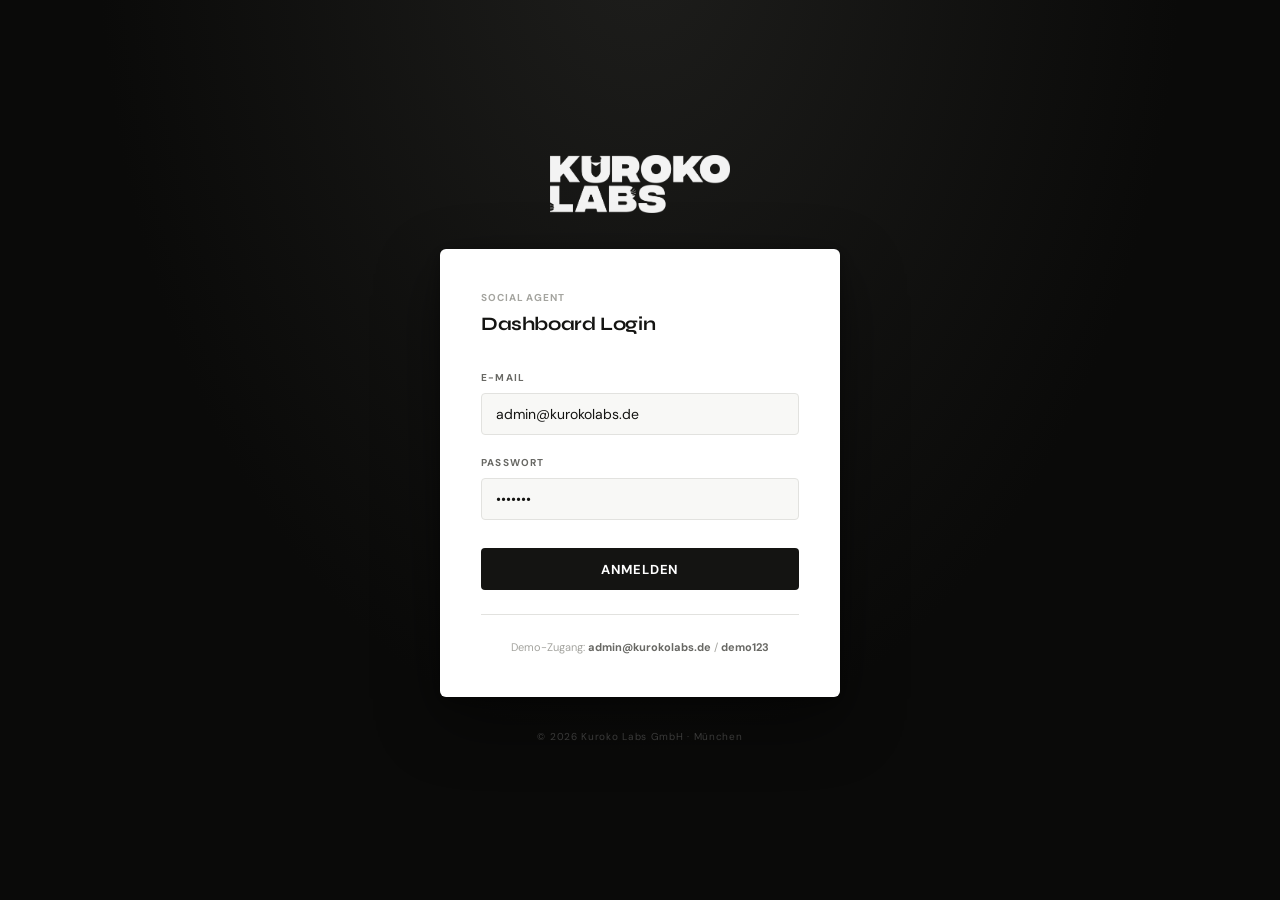
<file: frontend-demo/index.html>
<!DOCTYPE html>
<html lang="de">
<head>
  <meta charset="UTF-8" />
  <meta name="viewport" content="width=device-width, initial-scale=1.0" />
  <title>Login — Kuroko Labs Social Agent</title>
  <link rel="preconnect" href="https://fonts.googleapis.com" />
  <link rel="preconnect" href="https://fonts.gstatic.com" crossorigin />
  <link href="https://fonts.googleapis.com/css2?family=Syne:wght@400;600;700;800&family=DM+Sans:ital,opsz,wght@0,9..40,300;0,9..40,400;0,9..40,500;0,9..40,600;0,9..40,700;1,9..40,400&family=JetBrains+Mono:wght@400;500;600;700&display=swap" rel="stylesheet" />
  <link rel="stylesheet" href="assets/css/main.css" />
</head>
<body class="page-login">

  <!-- Logo -->
  <div class="login-logo-wrap">
    <img src="assets/img/logo.png" alt="Kuroko Labs" />
  </div>

  <!-- Login card -->
  <div class="login-card">
    <p class="tag">Social Agent</p>
    <h2>Dashboard Login</h2>

    <div class="login-error" id="login-error">
      Ungültige Anmeldedaten. Bitte prüfe E-Mail und Passwort.
    </div>

    <form id="login-form" onsubmit="handleLogin(event)" novalidate>
      <div class="form-group">
        <label for="email">E-Mail</label>
        <input
          type="email"
          id="email"
          name="email"
          placeholder="admin@kurokolabs.de"
          value="admin@kurokolabs.de"
          autocomplete="email"
          required
        />
      </div>

      <div class="form-group">
        <label for="password">Passwort</label>
        <input
          type="password"
          id="password"
          name="password"
          placeholder="••••••••"
          value="demo123"
          autocomplete="current-password"
          required
        />
      </div>

      <button type="submit" class="btn-login" id="login-btn">
        Anmelden
      </button>
    </form>

    <hr class="login-divider" />

    <p class="demo-hint">
      Demo-Zugang: <strong>admin@kurokolabs.de</strong> / <strong>demo123</strong>
    </p>
  </div>

  <p class="login-footer">© 2026 Kuroko Labs GmbH · München</p>

  <script>
    const DEMO_EMAIL = 'admin@kurokolabs.de';
    const DEMO_PASS  = 'demo123';

    function handleLogin(e) {
      e.preventDefault();
      const email = document.getElementById('email').value.trim();
      const pass  = document.getElementById('password').value;
      const btn   = document.getElementById('login-btn');
      const err   = document.getElementById('login-error');

      err.classList.remove('visible');
      btn.textContent = 'Wird geprüft…';
      btn.disabled = true;

      setTimeout(() => {
        if (email === DEMO_EMAIL && pass === DEMO_PASS) {
          btn.textContent = 'Weiterleitung…';
          sessionStorage.setItem('kl-auth', '1');
          window.location.href = 'dashboard.html';
        } else {
          btn.textContent = 'Anmelden';
          btn.disabled = false;
          err.classList.add('visible');
        }
      }, 650);
    }

    // If already logged in, skip to dashboard
    if (sessionStorage.getItem('kl-auth') === '1') {
      window.location.href = 'dashboard.html';
    }
  </script>
</body>
</html>
</file>
<file: frontend-demo/assets/css/main.css>
/* ============================================================
   KUROKO LABS — Social Agent Demo
   Design System: Syne + DM Sans + JetBrains Mono
   Warm off-white, breathable, premium
   ============================================================ */

@import url('https://fonts.googleapis.com/css2?family=Syne:wght@400;600;700;800&family=DM+Sans:ital,opsz,wght@0,9..40,300;0,9..40,400;0,9..40,500;0,9..40,600;0,9..40,700;1,9..40,400&family=JetBrains+Mono:wght@400;500;600;700&display=swap');

:root {
  /* Core palette */
  --bg:               #F8F8F6;
  --surface:          #FFFFFF;
  --sidebar-bg:       #EFEFED;
  --black:            #141412;
  --border:           #E2E2DF;

  /* Text */
  --text-primary:     #141412;
  --text-mid:         #686864;
  --text-muted:       #A4A49F;

  /* Platform — muted brand tones that fit the warm off-white design */
  --platform-linkedin:  #2D6FAA;   /* LinkedIn blue, desaturated */
  --platform-twitter:   #4A9EC4;   /* X/Twitter — muted cyan from classic Twitter */
  --platform-instagram: #B84C6E;   /* Instagram — muted rose/berry */
  --platform-threads:   #7B5EA7;   /* Threads — soft Meta purple */

  /* Status */
  --s-published:  #141412;
  --s-scheduled:  #5A5A56;
  --s-pending:    #A4A49F;
  --s-failed:     #C0392B;

  /* Layout */
  --nav-h:        58px;
  --sidebar-w:    232px;
  --detail-w:     400px;
  --radius:       6px;
  --radius-sm:    4px;
}

/* ── Reset ─────────────────────────────────── */
*, *::before, *::after { box-sizing: border-box; margin: 0; padding: 0; }
html, body { height: 100%; overflow: hidden; }

body {
  font-family: 'DM Sans', sans-serif;
  font-size: 14px;
  line-height: 1.55;
  color: var(--text-primary);
  background: var(--bg);
  -webkit-font-smoothing: antialiased;
  -moz-osx-font-smoothing: grayscale;
}

a { color: inherit; text-decoration: none; }
button { cursor: pointer; font-family: inherit; }
input, textarea, select { font-family: inherit; }
img { display: block; max-width: 100%; }

/* ── Keyframes ──────────────────────────────── */
@keyframes revealUp {
  from { opacity: 0; transform: translateY(14px); }
  to   { opacity: 1; transform: translateY(0); }
}

@keyframes revealFade {
  from { opacity: 0; }
  to   { opacity: 1; }
}

@keyframes logoReveal {
  from { opacity: 0; transform: scale(0.92); }
  to   { opacity: 1; transform: scale(1); }
}

@keyframes cardSlideUp {
  from { opacity: 0; transform: translateY(20px); }
  to   { opacity: 1; transform: translateY(0); }
}

@keyframes slideOutLeft {
  to { opacity: 0; transform: translateX(-24px); }
}

@keyframes slideInRight {
  from { opacity: 0; transform: translateX(24px); }
  to   { opacity: 1; transform: translateX(0); }
}

@keyframes slideOutRight {
  to { opacity: 0; transform: translateX(24px); }
}

@keyframes slideInLeft {
  from { opacity: 0; transform: translateX(-24px); }
  to   { opacity: 1; transform: translateX(0); }
}

@keyframes softPulse {
  0%, 100% { opacity: 1; }
  50%       { opacity: 0.35; }
}

@keyframes colReveal {
  from { opacity: 0; transform: translateY(10px); }
  to   { opacity: 1; transform: translateY(0); }
}

/* ── Typography ─────────────────────────────── */
h1, h2, h3, h4 {
  font-family: 'Syne', sans-serif;
}

.label {
  font-size: 10px;
  font-weight: 700;
  letter-spacing: 0.13em;
  text-transform: uppercase;
  color: var(--text-muted);
}

.heading-xl {
  font-family: 'Syne', sans-serif;
  font-size: 26px;
  font-weight: 800;
  letter-spacing: -0.02em;
  line-height: 1.1;
}

.heading-lg {
  font-family: 'Syne', sans-serif;
  font-size: 20px;
  font-weight: 700;
  letter-spacing: -0.01em;
}

.heading-md {
  font-family: 'Syne', sans-serif;
  font-size: 15px;
  font-weight: 700;
}

.mono {
  font-family: 'JetBrains Mono', monospace;
}

/* ── ████  LOGIN PAGE  ████ ─────────────────── */
.page-login {
  background: #0A0A09;
  width: 100vw;
  height: 100vh;
  display: flex;
  flex-direction: column;
  align-items: center;
  justify-content: center;
  padding: 2rem;
  position: relative;
  overflow: auto;
}

.page-login::before {
  content: '';
  position: fixed;
  inset: 0;
  background: radial-gradient(ellipse at 50% -10%, #1e1e1c 0%, #0A0A09 60%);
  z-index: 0;
}

.login-logo-wrap {
  width: 180px;
  margin-bottom: 2.25rem;
  position: relative;
  z-index: 1;
  animation: logoReveal 0.55s cubic-bezier(.4,0,.2,1) both;
}

.login-logo-wrap img {
  width: 100%;
  height: auto;
  opacity: 0.95;
}

.login-card {
  width: 100%;
  max-width: 400px;
  background: #FFFFFF;
  padding: 2.5rem;
  border-radius: var(--radius);
  border: 1px solid rgba(255,255,255,0.06);
  position: relative;
  z-index: 1;
  animation: cardSlideUp 0.5s 0.12s cubic-bezier(.4,0,.2,1) both;
  box-shadow: 0 24px 64px rgba(0,0,0,0.45), 0 4px 16px rgba(0,0,0,0.3);
}

.login-card .tag {
  font-size: 10px;
  font-weight: 700;
  letter-spacing: 0.09em;
  text-transform: uppercase;
  color: var(--text-muted);
  margin-bottom: 0.2rem;
}

.login-card h2 {
  font-family: 'Syne', sans-serif;
  font-size: 19px;
  font-weight: 700;
  letter-spacing: -0.02em;
  color: var(--text-primary);
  margin-bottom: 2rem;
}

.login-error {
  background: #FEE;
  border: 1px solid #F5C6C6;
  color: #C0392B;
  padding: 0.6rem 0.75rem;
  font-size: 12px;
  font-weight: 600;
  margin-bottom: 1rem;
  border-radius: var(--radius-sm);
  display: none;
}
.login-error.visible { display: block; }

.form-group {
  margin-bottom: 1.25rem;
}

.form-group label {
  display: block;
  font-size: 10px;
  font-weight: 700;
  letter-spacing: 0.12em;
  text-transform: uppercase;
  color: var(--text-mid);
  margin-bottom: 0.45rem;
}

.form-group input {
  width: 100%;
  padding: 0.7rem 0.9rem;
  border: 1.5px solid var(--border);
  background: var(--bg);
  color: var(--text-primary);
  font-size: 14px;
  outline: none;
  border-radius: var(--radius-sm);
  transition: border-color 0.18s ease, box-shadow 0.18s ease;
}

.form-group input:focus {
  border-color: var(--black);
  box-shadow: 0 0 0 3px rgba(20,20,18,0.07);
  background: #fff;
}

.btn-login {
  width: 100%;
  padding: 0.78rem;
  background: var(--black);
  color: #fff;
  border: none;
  font-family: 'DM Sans', sans-serif;
  font-size: 13px;
  font-weight: 700;
  letter-spacing: 0.06em;
  text-transform: uppercase;
  margin-top: 0.5rem;
  border-radius: var(--radius-sm);
  transition: background 0.18s, opacity 0.18s;
  position: relative;
  overflow: hidden;
}

.btn-login:hover:not(:disabled) {
  background: #2C2C2A;
}

.btn-login:disabled {
  opacity: 0.55;
  cursor: not-allowed;
}

.login-divider {
  border: none;
  border-top: 1px solid var(--border);
  margin: 1.5rem 0;
}

.demo-hint {
  font-size: 11px;
  color: var(--text-muted);
  text-align: center;
}

.demo-hint strong {
  color: var(--text-mid);
}

.login-footer {
  margin-top: 2rem;
  font-size: 10px;
  color: rgba(255,255,255,0.2);
  text-align: center;
  letter-spacing: 0.07em;
  position: relative;
  z-index: 1;
}

/* ── ████  DASHBOARD LAYOUT  ████ ────────────── */
.dashboard {
  display: grid;
  grid-template-rows: var(--nav-h) 1fr;
  grid-template-columns: var(--sidebar-w) 1fr;
  width: 100vw;
  height: 100vh;
  overflow: hidden;
  background: var(--bg);
}

/* ── Top Navbar ── */
.navbar {
  grid-column: 1 / -1;
  background: var(--black);
  display: flex;
  align-items: center;
  padding: 0 1.5rem;
  gap: 0;
  border-bottom: 1px solid rgba(255,255,255,0.06);
  animation: revealFade 0.3s ease both;
}

.navbar-logo {
  height: 32px;
  width: auto;
  margin-right: 2.5rem;
  opacity: 0.9;
}

.navbar-nav {
  display: flex;
  gap: 0;
  flex: 1;
}

.navbar-nav a {
  padding: 0 1.15rem;
  height: var(--nav-h);
  display: flex;
  align-items: center;
  font-family: 'DM Sans', sans-serif;
  font-size: 12px;
  font-weight: 600;
  letter-spacing: 0.06em;
  text-transform: uppercase;
  color: rgba(255,255,255,0.38);
  border-bottom: 2px solid transparent;
  transition: color 0.18s, border-color 0.18s;
}

.navbar-nav a:hover {
  color: rgba(255,255,255,0.75);
}

.navbar-nav a.active {
  color: #fff;
  border-bottom-color: rgba(255,255,255,0.55);
}

.navbar-right {
  display: flex;
  align-items: center;
  gap: 1rem;
  margin-left: auto;
}

.navbar-badge {
  background: rgba(255,255,255,0.1);
  color: rgba(255,255,255,0.6);
  font-size: 10px;
  font-weight: 700;
  letter-spacing: 0.07em;
  padding: 0.25rem 0.65rem;
  border-radius: 100px;
}

.navbar-badge.alert {
  background: rgba(255,255,255,0.18);
  color: #fff;
  animation: softPulse 2s ease-in-out infinite;
}

.navbar-user {
  display: flex;
  align-items: center;
  gap: 0.5rem;
  color: rgba(255,255,255,0.45);
  font-size: 11px;
  font-weight: 600;
  letter-spacing: 0.05em;
  text-transform: uppercase;
  cursor: pointer;
  transition: color 0.15s;
}

.navbar-user:hover {
  color: rgba(255,255,255,0.8);
}

.navbar-avatar {
  width: 28px;
  height: 28px;
  background: rgba(255,255,255,0.12);
  border-radius: 50%;
  display: flex;
  align-items: center;
  justify-content: center;
  font-size: 11px;
  font-weight: 700;
  color: #fff;
}

/* ── Sidebar ── */
.sidebar {
  background: var(--sidebar-bg);
  border-right: 1px solid var(--border);
  padding: 1.5rem 0;
  overflow-y: auto;
  animation: revealUp 0.35s 0.05s ease both;
}

.sidebar-section {
  padding: 0 1.1rem;
  margin-bottom: 2rem;
}

.sidebar-section-title {
  font-size: 9px;
  font-weight: 700;
  letter-spacing: 0.2em;
  text-transform: uppercase;
  color: var(--text-muted);
  margin-bottom: 0.7rem;
  padding-bottom: 0.4rem;
  border-bottom: 1px solid var(--border);
}

/* Platform filters */
.platform-filter {
  display: flex;
  flex-direction: column;
  gap: 0.2rem;
}

.platform-item {
  display: flex;
  align-items: center;
  gap: 0.65rem;
  padding: 0.45rem 0.65rem;
  cursor: pointer;
  border-radius: var(--radius-sm);
  border-left: 2px solid transparent;
  transition: background 0.12s, border-color 0.12s;
  user-select: none;
}

.platform-item:hover {
  background: rgba(20,20,18,0.05);
}

.platform-item.active {
  background: var(--surface);
  border-left-color: var(--black);
}

.platform-dot {
  width: 8px;
  height: 8px;
  border-radius: 2px;
  flex-shrink: 0;
}

.platform-dot.linkedin   { background: var(--platform-linkedin); }
.platform-dot.twitter    { background: var(--platform-twitter); }
.platform-dot.instagram  { background: var(--platform-instagram); }
.platform-dot.threads    { background: var(--platform-threads); }

.platform-name {
  font-size: 12.5px;
  font-weight: 500;
  flex: 1;
  color: var(--text-primary);
}

.platform-count {
  font-family: 'JetBrains Mono', monospace;
  font-size: 10px;
  color: var(--text-muted);
  font-weight: 500;
  background: rgba(20,20,18,0.06);
  padding: 0.1rem 0.4rem;
  border-radius: 4px;
  min-width: 22px;
  text-align: center;
}

/* Stats */
.stat-grid {
  display: grid;
  grid-template-columns: 1fr 1fr;
  gap: 0.5rem;
}

.stat-item {
  padding: 0.75rem;
  border: 1px solid var(--border);
  background: var(--surface);
  border-radius: var(--radius-sm);
}

.stat-value {
  font-family: 'JetBrains Mono', monospace;
  font-size: 22px;
  font-weight: 700;
  line-height: 1;
  margin-bottom: 0.3rem;
  color: var(--text-primary);
}

.stat-label {
  font-size: 9px;
  font-weight: 600;
  letter-spacing: 0.1em;
  text-transform: uppercase;
  color: var(--text-muted);
}

.stat-item.highlight {
  background: var(--black);
  border-color: var(--black);
}

.stat-item.highlight .stat-value,
.stat-item.highlight .stat-label {
  color: #fff;
}

/* Quick actions */
.sidebar-actions {
  display: flex;
  flex-direction: column;
  gap: 0.4rem;
}

.btn-sidebar {
  width: 100%;
  padding: 0.55rem 0.75rem;
  font-family: 'DM Sans', sans-serif;
  font-size: 11px;
  font-weight: 600;
  letter-spacing: 0.05em;
  text-transform: uppercase;
  border: 1.5px solid var(--border);
  background: var(--surface);
  color: var(--text-primary);
  text-align: center;
  border-radius: var(--radius-sm);
  position: relative;
  overflow: hidden;
  isolation: isolate;
  transition: color 0.2s;
}

.btn-sidebar::before {
  content: '';
  position: absolute;
  inset: 0;
  background: var(--black);
  transform: scaleX(0);
  transform-origin: left;
  transition: transform 0.22s ease;
  z-index: -1;
}

.btn-sidebar:hover::before { transform: scaleX(1); }
.btn-sidebar:hover { color: #fff; border-color: var(--black); }

.btn-sidebar.primary {
  background: var(--black);
  border-color: var(--black);
  color: #fff;
}

.btn-sidebar.primary::before {
  background: #2C2C2A;
}

/* ── Main Content ── */
.main-content {
  display: flex;
  overflow: hidden;
  position: relative;
  background: var(--bg);
}

/* ── Calendar Wrapper ── */
.calendar-wrap {
  flex: 1;
  padding: 1.75rem 2rem;
  overflow-y: auto;
  min-width: 0;
}

/* Calendar Header */
.cal-header {
  display: flex;
  align-items: center;
  justify-content: space-between;
  margin-bottom: 1.5rem;
  animation: revealUp 0.3s 0.08s ease both;
}

.cal-title {
  font-family: 'Syne', sans-serif;
  font-size: 20px;
  font-weight: 800;
  letter-spacing: -0.01em;
  color: var(--text-primary);
}

.cal-nav {
  display: flex;
  gap: 0.25rem;
  align-items: center;
}

.cal-nav-btn {
  width: 32px;
  height: 32px;
  border: 1.5px solid var(--border);
  background: var(--surface);
  color: var(--text-primary);
  font-size: 15px;
  font-weight: 700;
  display: flex;
  align-items: center;
  justify-content: center;
  border-radius: var(--radius-sm);
  position: relative;
  overflow: hidden;
  isolation: isolate;
  transition: color 0.18s;
}

.cal-nav-btn::before {
  content: '';
  position: absolute;
  inset: 0;
  background: var(--black);
  transform: scaleX(0);
  transform-origin: left;
  transition: transform 0.2s ease;
  z-index: -1;
}

.cal-nav-btn:hover::before { transform: scaleX(1); }
.cal-nav-btn:hover { color: #fff; border-color: var(--black); }

.cal-today-btn {
  padding: 0 1rem;
  height: 32px;
  border: 1.5px solid var(--border);
  background: var(--surface);
  font-family: 'DM Sans', sans-serif;
  font-size: 11px;
  font-weight: 600;
  letter-spacing: 0.06em;
  text-transform: uppercase;
  border-radius: var(--radius-sm);
  color: var(--text-primary);
  position: relative;
  overflow: hidden;
  isolation: isolate;
  transition: color 0.18s;
}

.cal-today-btn::before {
  content: '';
  position: absolute;
  inset: 0;
  background: var(--black);
  transform: scaleX(0);
  transform-origin: left;
  transition: transform 0.22s ease;
  z-index: -1;
}

.cal-today-btn:hover::before { transform: scaleX(1); }
.cal-today-btn:hover { color: #fff; border-color: var(--black); }

/* ── Week Grid ── */
.cal-week-grid {
  display: grid;
  grid-template-columns: repeat(7, 1fr);
  gap: 0.5rem;
}

/* Week slide animations */
.cal-week-grid.slide-out-left  { animation: slideOutLeft  0.18s ease forwards; }
.cal-week-grid.slide-out-right { animation: slideOutRight 0.18s ease forwards; }
.cal-week-grid.slide-in-right  { animation: slideInRight  0.28s ease both; }
.cal-week-grid.slide-in-left   { animation: slideInLeft   0.28s ease both; }

/* Day column */
.cal-day-col {
  background: var(--surface);
  border: 1px solid var(--border);
  border-radius: var(--radius);
  display: flex;
  flex-direction: column;
  min-height: 520px;
  overflow: hidden;
  opacity: 0;
  animation: colReveal 0.3s ease forwards;
  transition: border-color 0.15s, box-shadow 0.15s;
}

.cal-day-col:hover {
  border-color: #C8C8C4;
  box-shadow: 0 2px 12px rgba(20,20,18,0.04);
}

.cal-day-col.is-today {
  border-color: var(--black);
  border-width: 1.5px;
}

/* Day header */
.cal-day-header {
  padding: 0.75rem 0.75rem 0.6rem;
  border-bottom: 1px solid var(--border);
  display: flex;
  align-items: center;
  gap: 0.5rem;
  flex-shrink: 0;
  background: var(--bg);
}

.cal-dow-label {
  font-size: 9px;
  font-weight: 700;
  letter-spacing: 0.15em;
  text-transform: uppercase;
  color: var(--text-muted);
  flex-shrink: 0;
}

.cal-date-num {
  font-family: 'JetBrains Mono', monospace;
  font-size: 17px;
  font-weight: 700;
  line-height: 1;
  color: var(--text-primary);
  width: 28px;
  height: 28px;
  display: flex;
  align-items: center;
  justify-content: center;
  border-radius: 50%;
  flex-shrink: 0;
}

.cal-date-num.today {
  background: var(--black);
  color: #fff;
}

.cal-post-count {
  font-family: 'JetBrains Mono', monospace;
  font-size: 9px;
  color: var(--text-muted);
  background: rgba(20,20,18,0.06);
  padding: 1px 5px;
  border-radius: 4px;
  min-width: 16px;
  text-align: center;
  margin-left: auto;
}

/* Day posts container */
.cal-day-posts {
  flex: 1;
  padding: 0.6rem 0.5rem;
  display: flex;
  flex-direction: column;
  gap: 0.4rem;
  overflow-y: auto;
}

.cal-empty-day {
  font-family: 'JetBrains Mono', monospace;
  font-size: 14px;
  color: var(--border);
  text-align: center;
  margin-top: 1.5rem;
}

/* ── Post Card (in week view) ── */
.post-card {
  border-radius: var(--radius-sm);
  border: 1px solid var(--border);
  background: var(--bg);
  padding: 0.55rem 0.6rem;
  border-left-width: 3px;
  cursor: pointer;
  transition: transform 0.15s ease, box-shadow 0.15s ease, background 0.15s;
  position: relative;
  overflow: hidden;
}

.post-card:hover {
  transform: translateY(-2px);
  box-shadow: 0 4px 16px rgba(20,20,18,0.08);
  background: #fff;
}

/* Platform left border */
.post-card.p-linkedin   { border-left-color: var(--platform-linkedin); }
.post-card.p-twitter    { border-left-color: var(--platform-twitter); }
.post-card.p-instagram  { border-left-color: var(--platform-instagram); }
.post-card.p-threads    { border-left-color: var(--platform-threads); }

.post-card-meta {
  display: flex;
  align-items: center;
  gap: 0.35rem;
  margin-bottom: 0.3rem;
}

.post-card-platform {
  font-family: 'JetBrains Mono', monospace;
  font-size: 8px;
  font-weight: 700;
  letter-spacing: 0.08em;
  text-transform: uppercase;
  color: var(--text-mid);
}

.post-card-time {
  font-family: 'JetBrains Mono', monospace;
  font-size: 9px;
  font-weight: 500;
  color: var(--text-muted);
  margin-left: auto;
}

.post-card-preview {
  font-size: 10px;
  line-height: 1.45;
  color: var(--text-mid);
  overflow: hidden;
  display: -webkit-box;
  -webkit-line-clamp: 2;
  -webkit-box-orient: vertical;
  word-break: break-word;
}

/* Status dot on post card */
.status-dot-sm {
  width: 6px;
  height: 6px;
  border-radius: 50%;
  flex-shrink: 0;
}

.status-dot-sm.published { background: var(--s-published); }
.status-dot-sm.scheduled { background: var(--s-scheduled); }
.status-dot-sm.pending   {
  background: transparent;
  border: 1.5px solid var(--s-pending);
  animation: softPulse 2.2s ease-in-out infinite;
}
.status-dot-sm.failed    { background: var(--s-failed); }

/* Status dot (larger, legacy) */
.status-dot {
  width: 5px;
  height: 5px;
  border-radius: 50%;
  flex-shrink: 0;
}
.status-dot.published  { background: var(--s-published); }
.status-dot.scheduled  { background: var(--s-scheduled); }
.status-dot.pending    { background: transparent; border: 1.5px solid var(--s-pending); }
.status-dot.failed     { background: var(--s-failed); }

/* ── Detail Panel ── */
.detail-panel {
  width: var(--detail-w);
  flex-shrink: 0;
  border-left: 1px solid var(--border);
  background: var(--surface);
  display: flex;
  flex-direction: column;
  transform: translateX(100%);
  transition: transform 0.25s cubic-bezier(.4,0,.2,1);
  position: absolute;
  right: 0;
  top: 0;
  bottom: 0;
  overflow: hidden;
  z-index: 10;
  box-shadow: -4px 0 24px rgba(20,20,18,0.06);
}

.detail-panel.open {
  transform: translateX(0);
  position: relative;
}

.detail-header {
  padding: 1rem 1.25rem;
  border-bottom: 1px solid var(--border);
  display: flex;
  align-items: center;
  justify-content: space-between;
  gap: 1rem;
  flex-shrink: 0;
  background: var(--surface);
}

.detail-close {
  width: 28px;
  height: 28px;
  border: 1px solid var(--border);
  background: var(--surface);
  color: var(--text-mid);
  font-size: 13px;
  display: flex;
  align-items: center;
  justify-content: center;
  flex-shrink: 0;
  border-radius: var(--radius-sm);
  transition: background 0.15s, color 0.15s, border-color 0.15s;
}
.detail-close:hover { background: var(--black); color: #fff; border-color: var(--black); }

.detail-body {
  flex: 1;
  overflow-y: auto;
  padding: 1.25rem;
  display: flex;
  flex-direction: column;
  gap: 1rem;
}

/* Platform badge */
.platform-badge {
  display: inline-flex;
  align-items: center;
  gap: 0.4rem;
  padding: 0.2rem 0.6rem;
  font-family: 'JetBrains Mono', monospace;
  font-size: 9px;
  font-weight: 700;
  letter-spacing: 0.1em;
  text-transform: uppercase;
  color: #fff;
  border-radius: var(--radius-sm);
}

.platform-badge.linkedin   { background: var(--platform-linkedin); }
.platform-badge.twitter    { background: var(--platform-twitter); }
.platform-badge.instagram  { background: var(--platform-instagram); }
.platform-badge.threads    { background: var(--platform-threads); }

/* Status badge */
.status-badge {
  display: inline-flex;
  padding: 0.15rem 0.55rem;
  font-family: 'JetBrains Mono', monospace;
  font-size: 9px;
  font-weight: 600;
  letter-spacing: 0.1em;
  text-transform: uppercase;
  border: 1.5px solid currentColor;
  border-radius: var(--radius-sm);
}

.status-badge.published  { background: var(--black); color: #fff; border-color: var(--black); }
.status-badge.scheduled  { color: var(--s-scheduled); }
.status-badge.pending    { color: var(--s-pending); }
.status-badge.failed     { color: var(--s-failed); }

/* Quality score */
.quality-display {
  display: flex;
  align-items: center;
  gap: 0.75rem;
}

.quality-num {
  font-family: 'JetBrains Mono', monospace;
  font-size: 28px;
  font-weight: 700;
  line-height: 1;
  color: var(--text-primary);
}

.quality-bar-wrap {
  flex: 1;
  height: 3px;
  background: var(--border);
  border-radius: 2px;
  overflow: hidden;
}

.quality-bar-fill {
  height: 100%;
  background: var(--black);
  transition: width 0.4s cubic-bezier(.4,0,.2,1);
  border-radius: 2px;
}

/* Post content preview */
.post-content-box {
  background: var(--bg);
  border: 1px solid var(--border);
  padding: 0.85rem;
  font-size: 13px;
  line-height: 1.65;
  white-space: pre-wrap;
  max-height: 200px;
  overflow-y: auto;
  border-radius: var(--radius-sm);
  color: var(--text-primary);
}

/* Post image */
.post-img-preview {
  border: 1px solid var(--border);
  overflow: hidden;
  border-radius: var(--radius-sm);
}

.post-img-placeholder {
  width: 100%;
  aspect-ratio: 1;
  background: var(--bg);
  display: flex;
  align-items: center;
  justify-content: center;
  font-size: 11px;
  font-weight: 600;
  letter-spacing: 0.1em;
  text-transform: uppercase;
  color: var(--text-muted);
  text-align: center;
  line-height: 1.6;
}

/* Meta row */
.meta-row {
  display: flex;
  gap: 1.25rem;
  flex-wrap: wrap;
}

.meta-item {
  display: flex;
  flex-direction: column;
  gap: 0.25rem;
}

.meta-item-label {
  font-size: 9px;
  font-weight: 700;
  letter-spacing: 0.12em;
  text-transform: uppercase;
  color: var(--text-muted);
}

.meta-item-value {
  font-family: 'JetBrains Mono', monospace;
  font-size: 12px;
  font-weight: 500;
  color: var(--text-primary);
}

/* Action buttons */
.detail-actions {
  display: flex;
  gap: 0.5rem;
  flex-wrap: wrap;
}

.btn {
  padding: 0.5rem 1rem;
  font-family: 'DM Sans', sans-serif;
  font-size: 10px;
  font-weight: 700;
  letter-spacing: 0.08em;
  text-transform: uppercase;
  border: 1.5px solid var(--black);
  background: var(--surface);
  color: var(--text-primary);
  border-radius: var(--radius-sm);
  position: relative;
  overflow: hidden;
  isolation: isolate;
  transition: color 0.2s;
}

.btn::before {
  content: '';
  position: absolute;
  inset: 0;
  background: var(--black);
  transform: scaleX(0);
  transform-origin: left;
  transition: transform 0.22s ease;
  z-index: -1;
}

.btn:hover::before { transform: scaleX(1); }
.btn:hover { color: #fff; }

.btn.primary {
  background: var(--black);
  color: #fff;
}
.btn.primary::before { background: #2C2C2A; transform: scaleX(1); }
.btn.primary:hover::before { transform: scaleX(1); }
.btn.primary:hover { color: #fff; }

.btn.danger {
  border-color: var(--s-failed);
  color: var(--s-failed);
}
.btn.danger::before { background: var(--s-failed); }
.btn.danger:hover { color: #fff; }

/* ── Chat Window ── */
.chat-section {
  border-top: 1px solid var(--border);
  flex-shrink: 0;
  display: flex;
  flex-direction: column;
  max-height: 280px;
}

.chat-header {
  padding: 0.6rem 1.25rem;
  font-size: 9px;
  font-weight: 700;
  letter-spacing: 0.16em;
  text-transform: uppercase;
  color: var(--text-muted);
  border-bottom: 1px solid var(--border);
  background: var(--bg);
}

.chat-messages {
  flex: 1;
  overflow-y: auto;
  padding: 0.75rem 1rem;
  display: flex;
  flex-direction: column;
  gap: 0.5rem;
}

.chat-msg {
  padding: 0.5rem 0.65rem;
  font-size: 12px;
  line-height: 1.5;
  max-width: 90%;
  border-radius: var(--radius-sm);
}

.chat-msg.user {
  align-self: flex-end;
  background: var(--black);
  color: #fff;
}

.chat-msg.assistant {
  align-self: flex-start;
  background: var(--bg);
  border: 1px solid var(--border);
  color: var(--text-primary);
}

.chat-input-row {
  display: flex;
  border-top: 1px solid var(--border);
}

.chat-input {
  flex: 1;
  padding: 0.6rem 0.85rem;
  border: none;
  border-right: 1px solid var(--border);
  font-size: 12px;
  outline: none;
  background: var(--surface);
  color: var(--text-primary);
}

.chat-input:focus {
  background: var(--bg);
}

.chat-send {
  padding: 0.6rem 0.85rem;
  background: var(--black);
  color: #fff;
  border: none;
  font-family: 'DM Sans', sans-serif;
  font-size: 10px;
  font-weight: 700;
  letter-spacing: 0.07em;
  text-transform: uppercase;
  transition: background 0.15s;
}

.chat-send:hover {
  background: #2C2C2A;
}

/* ── Posts List Page ── */
.page-content {
  padding: 2rem;
  overflow-y: auto;
}

.page-title-row {
  display: flex;
  align-items: center;
  justify-content: space-between;
  margin-bottom: 1.5rem;
  animation: revealUp 0.3s 0.07s ease both;
}

/* Posts Table */
.posts-table {
  width: 100%;
  border-collapse: collapse;
  border: 1px solid var(--border);
  border-radius: var(--radius);
  overflow: hidden;
  animation: revealUp 0.35s 0.12s ease both;
}

.posts-table th {
  padding: 0.65rem 0.9rem;
  font-family: 'DM Sans', sans-serif;
  font-size: 9px;
  font-weight: 700;
  letter-spacing: 0.14em;
  text-transform: uppercase;
  text-align: left;
  background: var(--black);
  color: rgba(255,255,255,0.7);
  border-right: 1px solid rgba(255,255,255,0.08);
}

.posts-table th:last-child { border-right: none; }

.posts-table td {
  padding: 0.7rem 0.9rem;
  border-bottom: 1px solid var(--border);
  border-right: 1px solid var(--border);
  vertical-align: middle;
  font-size: 12px;
  color: var(--text-primary);
  background: var(--surface);
  transition: background 0.1s;
}

.posts-table td:last-child { border-right: none; }
.posts-table tr:last-child td { border-bottom: none; }
.posts-table tr:hover td { background: var(--bg); }

/* ── Settings Page ── */
.settings-section {
  max-width: 620px;
  margin-bottom: 2.75rem;
  animation: revealUp 0.35s ease both;
}

.settings-section h3 {
  font-family: 'DM Sans', sans-serif;
  font-size: 10px;
  font-weight: 700;
  letter-spacing: 0.14em;
  text-transform: uppercase;
  color: var(--text-muted);
  margin-bottom: 1rem;
  padding-bottom: 0.5rem;
  border-bottom: 1px solid var(--border);
}

.setting-row {
  display: flex;
  align-items: center;
  justify-content: space-between;
  padding: 0.9rem 0;
  border-bottom: 1px solid var(--border);
  gap: 2rem;
}

.setting-info h4 {
  font-family: 'Syne', sans-serif;
  font-size: 13.5px;
  font-weight: 700;
  margin-bottom: 0.2rem;
  color: var(--text-primary);
}

.setting-info p {
  font-size: 12px;
  color: var(--text-mid);
  line-height: 1.5;
}

/* Toggle switch */
.toggle {
  position: relative;
  width: 44px;
  height: 24px;
  flex-shrink: 0;
}

.toggle input { display: none; }

.toggle-track {
  position: absolute;
  inset: 0;
  background: var(--border);
  cursor: pointer;
  border-radius: 100px;
  transition: background 0.22s;
}

.toggle-track::before {
  content: '';
  position: absolute;
  width: 18px;
  height: 18px;
  left: 3px;
  top: 3px;
  background: #fff;
  border-radius: 50%;
  box-shadow: 0 1px 4px rgba(20,20,18,0.15);
  transition: transform 0.22s cubic-bezier(.4,0,.2,1);
}

.toggle input:checked + .toggle-track { background: var(--black); }
.toggle input:checked + .toggle-track::before { transform: translateX(20px); }

/* Channel config table */
.channel-table {
  width: 100%;
  border-collapse: collapse;
  border: 1px solid var(--border);
  border-radius: var(--radius);
  overflow: hidden;
}

.channel-table td {
  padding: 0.7rem 0.9rem;
  border-bottom: 1px solid var(--border);
  font-size: 12px;
  background: var(--surface);
}

.channel-table tr:last-child td { border-bottom: none; }
.channel-table tr:hover td { background: var(--bg); }

.channel-status-ok   { color: #1A7A1A; font-weight: 700; font-size: 11px; }
.channel-status-miss { color: var(--text-muted); font-weight: 500; font-size: 11px; }

/* ── Utility ── */
.flex { display: flex; }
.items-center { align-items: center; }
.gap-1 { gap: 0.5rem; }
.gap-2 { gap: 1rem; }
.mt-1 { margin-top: 0.5rem; }
.mt-2 { margin-top: 1rem; }
.text-muted { color: var(--text-muted); }
.text-mid   { color: var(--text-mid); }
.text-sm    { font-size: 11px; }

hr {
  border: none;
  border-top: 1px solid var(--border);
  margin: 1rem 0;
}

/* ── Phase 2 Feature Tags ── */
.feature-tag {
  display: inline-flex;
  align-items: center;
  padding: 0.1rem 0.45rem;
  font-family: 'JetBrains Mono', monospace;
  font-size: 8px;
  font-weight: 700;
  letter-spacing: 0.08em;
  text-transform: uppercase;
  border-radius: 3px;
  white-space: nowrap;
}

.feature-tag.longform {
  border: 1.5px double var(--text-mid);
  color: var(--text-mid);
}

.feature-tag.evergreen {
  border: 1.5px solid #2E8B57;
  color: #2E8B57;
  background: repeating-linear-gradient(
    -45deg, transparent, transparent 2px,
    rgba(46,139,87,0.06) 2px, rgba(46,139,87,0.06) 4px
  );
}

.feature-tag.repurposed {
  border: 1.5px dashed var(--platform-threads);
  color: var(--platform-threads);
}

.feature-tag.carousel {
  background: var(--black);
  color: #fff;
  border: 1.5px solid var(--black);
}

/* ── Engagement Metrics Grid ── */
.metrics-grid {
  display: grid;
  grid-template-columns: repeat(5, 1fr);
  gap: 0.4rem;
  margin-top: 0.25rem;
}

.metric-item {
  display: flex;
  flex-direction: column;
  gap: 0.25rem;
}

.metric-label {
  font-size: 8px;
  font-weight: 700;
  letter-spacing: 0.12em;
  text-transform: uppercase;
  color: var(--text-muted);
}

.metric-value {
  font-family: 'JetBrains Mono', monospace;
  font-size: 16px;
  font-weight: 700;
  line-height: 1;
  color: var(--text-primary);
}

.metric-bar-wrap {
  height: 2px;
  background: var(--border);
  border-radius: 1px;
  overflow: hidden;
}

.metric-bar-fill {
  height: 100%;
  background: var(--black);
  transition: width 0.4s cubic-bezier(.4,0,.2,1);
}

.metric-bar-fill.likes     { background: var(--platform-linkedin); }
.metric-bar-fill.comments  { background: var(--platform-instagram); }
.metric-bar-fill.shares    { background: var(--platform-twitter); }
.metric-bar-fill.reach     { background: var(--platform-threads); }

/* ── Engagement mini (table rows) ── */
.engagement-mini {
  display: flex;
  align-items: center;
  gap: 0.3rem;
  font-family: 'JetBrains Mono', monospace;
  font-size: 10px;
  color: var(--text-muted);
}

.engagement-mini span {
  display: flex;
  align-items: center;
  gap: 2px;
}

/* ── Carousel section ── */
.carousel-section {
  background: var(--sidebar-bg);
  border: 1px solid var(--border);
  padding: 0.75rem;
  border-radius: var(--radius-sm);
  display: flex;
  align-items: center;
  gap: 0.75rem;
}

.carousel-icon {
  width: 36px;
  height: 36px;
  background: var(--black);
  border-radius: var(--radius-sm);
  display: flex;
  align-items: center;
  justify-content: center;
  font-size: 16px;
  flex-shrink: 0;
}

.carousel-info {
  flex: 1;
  min-width: 0;
}

.carousel-path {
  font-family: 'JetBrains Mono', monospace;
  font-size: 9px;
  color: var(--text-muted);
  overflow: hidden;
  text-overflow: ellipsis;
  white-space: nowrap;
  margin-top: 2px;
}

/* ── Repurposed banner ── */
.repurposed-banner {
  background: rgba(123,94,167,0.06);
  border: 1px dashed var(--platform-threads);
  padding: 0.5rem 0.65rem;
  border-radius: var(--radius-sm);
  font-size: 11px;
  color: var(--platform-threads);
  display: flex;
  align-items: center;
  gap: 0.4rem;
}

/* ── Ops Grid (settings page) ── */
.ops-grid {
  display: grid;
  grid-template-columns: 1fr 1fr;
  gap: 0.65rem;
  margin-bottom: 1.25rem;
}

.ops-card {
  border: 1.5px solid var(--border);
  background: var(--surface);
  padding: 0.9rem;
  border-radius: var(--radius-sm);
  display: flex;
  flex-direction: column;
  gap: 0.4rem;
  transition: border-color 0.15s, box-shadow 0.15s;
  cursor: pointer;
  position: relative;
  overflow: hidden;
}

.ops-card:hover {
  border-color: var(--black);
  box-shadow: 0 2px 12px rgba(20,20,18,0.07);
}

.ops-card-icon {
  font-size: 18px;
  line-height: 1;
}

.ops-card-title {
  font-family: 'Syne', sans-serif;
  font-size: 12px;
  font-weight: 700;
  color: var(--text-primary);
}

.ops-card-desc {
  font-size: 10px;
  color: var(--text-muted);
  line-height: 1.4;
}

.ops-card-result {
  font-family: 'JetBrains Mono', monospace;
  font-size: 9px;
  color: #2E8B57;
  min-height: 14px;
}

.ops-card.running {
  border-color: var(--black);
}

.ops-card.running .ops-card-title::after {
  content: ' …';
  color: var(--text-muted);
  font-weight: 400;
}

/* ── Webhook status dot ── */
.webhook-dot {
  width: 8px;
  height: 8px;
  border-radius: 50%;
  display: inline-block;
  margin-right: 0.3rem;
}
.webhook-dot.ok  { background: #2E8B57; }
.webhook-dot.err { background: var(--s-failed); animation: softPulse 2s ease-in-out infinite; }
.webhook-dot.off { background: var(--border); }

/* ── Alerts page ── */
.alerts-list {
  display: flex;
  flex-direction: column;
  gap: 0.5rem;
  animation: revealUp 0.35s 0.12s ease both;
}

.alert-card {
  background: var(--surface);
  border: 1px solid var(--border);
  border-left-width: 3px;
  border-radius: var(--radius);
  padding: 1rem 1.1rem;
  cursor: pointer;
  transition: box-shadow 0.15s, border-color 0.15s;
  position: relative;
}

.alert-card:hover {
  box-shadow: 0 2px 16px rgba(20,20,18,0.07);
}

.alert-card.unread {
  background: var(--bg);
}

.alert-card.sev-high   { border-left-color: #C0392B; }
.alert-card.sev-medium { border-left-color: #D4820A; }
.alert-card.sev-low    { border-left-color: var(--text-muted); }

.alert-card.read {
  opacity: 0.65;
}

.alert-header {
  display: flex;
  align-items: flex-start;
  gap: 0.75rem;
  margin-bottom: 0.5rem;
}

.alert-severity {
  font-family: 'JetBrains Mono', monospace;
  font-size: 8px;
  font-weight: 700;
  letter-spacing: 0.1em;
  text-transform: uppercase;
  padding: 0.15rem 0.45rem;
  border-radius: 3px;
  flex-shrink: 0;
  margin-top: 1px;
}

.alert-severity.high   { background: rgba(192,57,43,0.12); color: #C0392B; }
.alert-severity.medium { background: rgba(212,130,10,0.12); color: #D4820A; }
.alert-severity.low    { background: rgba(164,164,159,0.12); color: var(--text-muted); }

.alert-title {
  font-family: 'Syne', sans-serif;
  font-size: 13px;
  font-weight: 700;
  letter-spacing: -0.01em;
  flex: 1;
  color: var(--text-primary);
}

.alert-unread-dot {
  width: 7px;
  height: 7px;
  border-radius: 50%;
  background: var(--platform-linkedin);
  flex-shrink: 0;
  margin-top: 4px;
  animation: softPulse 2.5s ease-in-out infinite;
}

.alert-summary {
  font-size: 12px;
  color: var(--text-mid);
  line-height: 1.55;
  margin-bottom: 0.65rem;
}

.alert-footer {
  display: flex;
  align-items: center;
  gap: 0.75rem;
  flex-wrap: wrap;
}

.alert-source {
  font-family: 'JetBrains Mono', monospace;
  font-size: 9px;
  font-weight: 600;
  color: var(--text-muted);
  text-transform: uppercase;
  letter-spacing: 0.07em;
}

.alert-time {
  font-family: 'JetBrains Mono', monospace;
  font-size: 9px;
  color: var(--text-muted);
  margin-left: auto;
}

.alert-platforms {
  display: flex;
  gap: 0.25rem;
}

/* ── Posts filter tabs (feature) ── */
.filter-tabs {
  display: flex;
  gap: 0.25rem;
  flex-wrap: wrap;
  margin-bottom: 1rem;
  animation: revealUp 0.3s 0.1s ease both;
}

.filter-tab {
  padding: 0.28rem 0.7rem;
  font-family: 'DM Sans', sans-serif;
  font-size: 10px;
  font-weight: 700;
  letter-spacing: 0.06em;
  text-transform: uppercase;
  border: 1.5px solid var(--border);
  background: var(--surface);
  color: var(--text-muted);
  border-radius: 100px;
  cursor: pointer;
  transition: background 0.15s, color 0.15s, border-color 0.15s;
}

.filter-tab:hover {
  border-color: var(--black);
  color: var(--text-primary);
}

.filter-tab.active {
  background: var(--black);
  border-color: var(--black);
  color: #fff;
}

/* ── Scrollbar styling ── */
::-webkit-scrollbar { width: 5px; height: 5px; }
::-webkit-scrollbar-track { background: transparent; }
::-webkit-scrollbar-thumb { background: var(--border); border-radius: 10px; }
::-webkit-scrollbar-thumb:hover { background: #C8C8C4; }

/* ── Platform legend strip ── */
.platform-legend {
  display: flex;
  gap: 1.25rem;
  margin-top: 1rem;
  padding-top: 0.75rem;
  border-top: 1px solid var(--border);
}

.platform-legend-item {
  display: flex;
  align-items: center;
  gap: 0.4rem;
  font-size: 10px;
  color: var(--text-muted);
  font-weight: 500;
}

.platform-legend-stripe {
  width: 12px;
  height: 3px;
  border-radius: 2px;
  display: inline-block;
}

.platform-legend-stripe.linkedin   { background: var(--platform-linkedin); }
.platform-legend-stripe.twitter    { background: var(--platform-twitter); }
.platform-legend-stripe.instagram  { background: var(--platform-instagram); }
.platform-legend-stripe.threads    { background: var(--platform-threads); }

/* ── Status legend ── */
.status-legend {
  display: flex;
  flex-direction: column;
  gap: 0.4rem;
}

.status-legend-item {
  display: flex;
  align-items: center;
  gap: 0.5rem;
  font-size: 11px;
  color: var(--text-mid);
}
</file>
